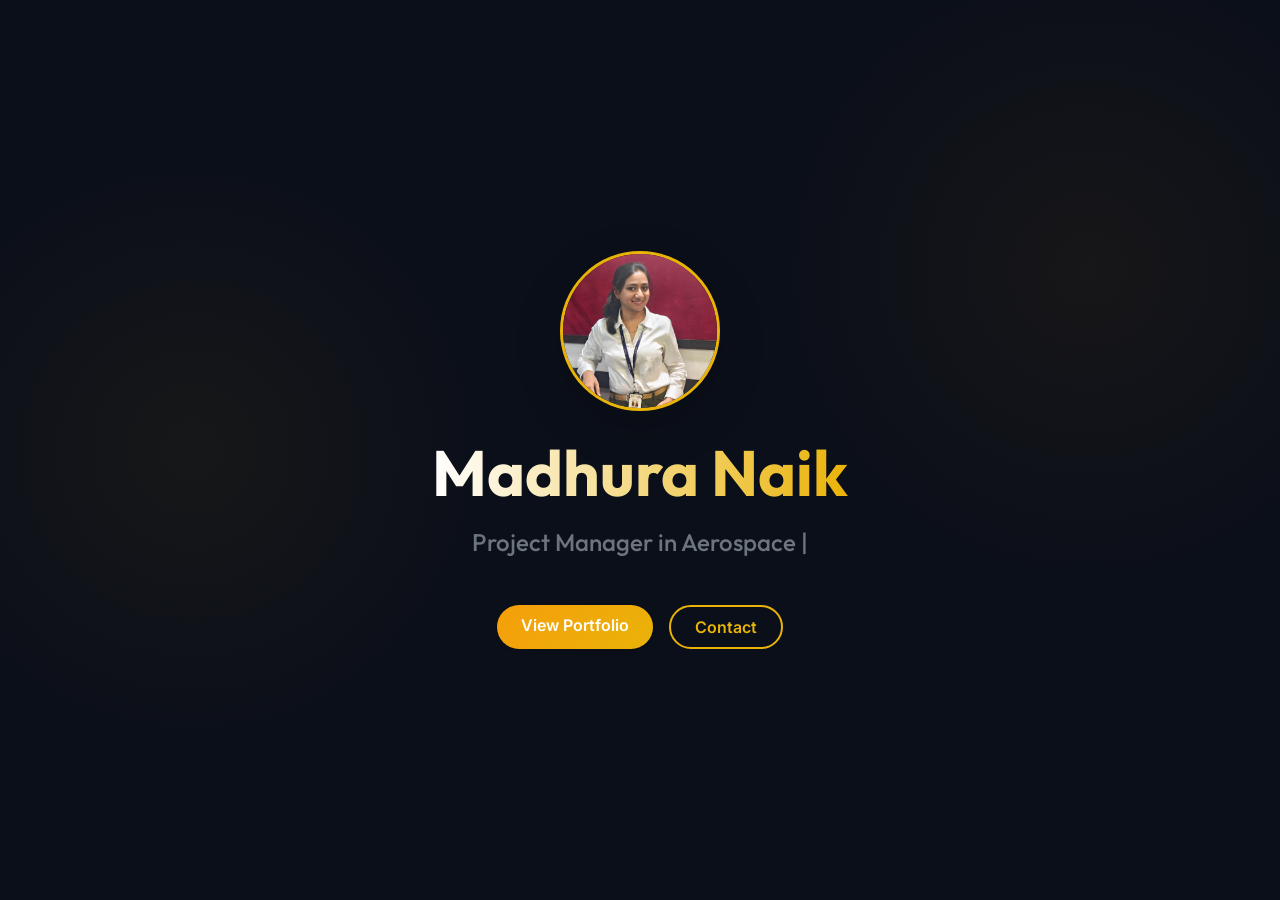
<file: index.html>
<!DOCTYPE html>
<html lang="en">
<head>
    <meta charset="UTF-8">
    <meta name="viewport" content="width=device-width, initial-scale=1.0">
    <title>Madhura Naik</title>
    <meta name="description" content="Portfolio of Madhura Naik, Project Manager in Aerospace and Defence Manufacturing.">
    <!-- Bootstrap CSS -->
    <link href="https://cdn.jsdelivr.net/npm/bootstrap@5.3.3/dist/css/bootstrap.min.css" rel="stylesheet" crossorigin="anonymous">
    <link rel="stylesheet" href="static/css/style.css">
    <link rel="preconnect" href="https://fonts.googleapis.com">
    <link rel="preconnect" href="https://fonts.gstatic.com" crossorigin>
    <link href="https://fonts.googleapis.com/css2?family=Inter:wght@300;400;500;600;700;800&family=Outfit:wght@400;600;700&display=swap" rel="stylesheet">
</head>
<body class="landing-body d-flex flex-column justify-content-center align-items-center vh-100 overflow-hidden text-center text-light">
    <main class="landing-container px-3">
        <div class="mb-4">
            <img src="static/images/madhura.jpg" alt="Madhura Naik" class="rounded-circle border border-3 border-warning shadow-lg" style="width: 160px; height: 160px; object-fit: cover; transition: transform 0.3s;" onmouseover="this.style.transform='scale(1.05)'" onmouseout="this.style.transform='scale(1)'">
        </div>
        <h1 class="landing-title display-3 fw-bold mb-3">Madhura Naik</h1>
        <h2 class="landing-subtitle fs-4 text-secondary mb-5"><span id="typed-output"></span></h2>
        
        <div class="landing-nav d-flex gap-3 justify-content-center flex-wrap">
            <a href="portfolio.html" class="nav-btn btn btn-primary rounded-pill px-4 py-2 fw-semibold border-0 shadow-sm custom-btn-primary">View Portfolio</a>
            <a href="contact.html" class="nav-btn btn btn-outline-primary rounded-pill px-4 py-2 fw-semibold custom-btn-outline">Contact</a>
        </div>
    </main>

    <!-- Bootstrap JS -->
    <script src="https://cdn.jsdelivr.net/npm/bootstrap@5.3.3/dist/js/bootstrap.bundle.min.js" crossorigin="anonymous"></script>
    <!-- Typed.js -->
    <script src="static/js/typed.js"></script>
    <script src="static/js/script.js"></script>
</body>
</html>
</file>
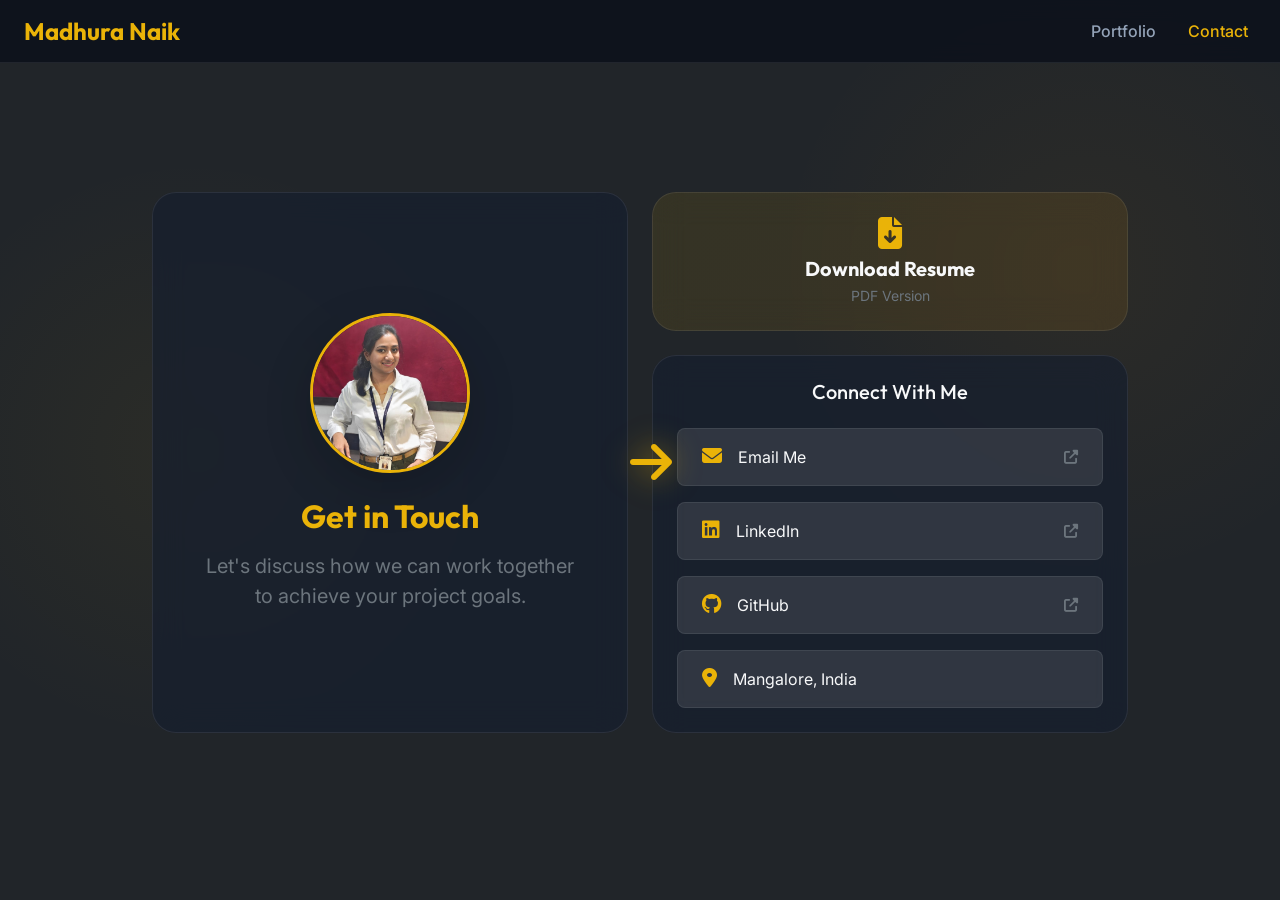
<file: contact.html>
<!DOCTYPE html>
<html lang="en">
<head>
    <meta charset="UTF-8">
    <meta name="viewport" content="width=device-width, initial-scale=1.0">
    <title>Contact - Madhura Naik</title>
    <!-- Bootstrap CSS -->
    <link href="https://cdn.jsdelivr.net/npm/bootstrap@5.3.3/dist/css/bootstrap.min.css" rel="stylesheet" crossorigin="anonymous">
    <link rel="stylesheet" href="static/css/style.css">
    <link rel="preconnect" href="https://fonts.googleapis.com">
    <link rel="preconnect" href="https://fonts.gstatic.com" crossorigin>
    <link href="https://fonts.googleapis.com/css2?family=Inter:wght@300;400;500;600;700;800&family=Outfit:wght@400;600;700&display=swap" rel="stylesheet">
    <link rel="stylesheet" href="https://cdnjs.cloudflare.com/ajax/libs/font-awesome/6.4.0/css/all.min.css">
</head>
<body class="page-body bg-dark text-light d-flex flex-column min-vh-100">

    <!-- Bootstrap Navbar -->
    <nav class="navbar navbar-expand-lg fixed-top custom-navbar" data-bs-theme="dark">
      <div class="container-fluid px-4">
        <a class="navbar-brand logo" href="index.html">Madhura Naik</a>
        <button class="navbar-toggler border-0" type="button" data-bs-toggle="collapse" data-bs-target="#navbarNav" aria-controls="navbarNav" aria-expanded="false" aria-label="Toggle navigation">
          <span class="navbar-toggler-icon"></span>
        </button>
        <div class="collapse navbar-collapse justify-content-end" id="navbarNav">
          <ul class="navbar-nav gap-3">
            <li class="nav-item">
              <a class="nav-link custom-nav-link" href="portfolio.html">Portfolio</a>
            </li>
            <li class="nav-item">
              <a class="nav-link active custom-nav-link" href="contact.html">Contact</a>
            </li>
          </ul>
        </div>
      </div>
    </nav>

    <main class="container flex-grow-1 d-flex align-items-center justify-content-center my-5 pt-5 pb-4">
        <div class="row g-4 justify-content-center w-100" style="max-width: 1000px;">
            
            <!-- Profile Side (Left) -->
            <div class="col-lg-6 position-relative" style="z-index: 10;">
                <div class="bento-card h-100 d-flex flex-column justify-content-center position-relative p-4 p-md-5">
                    <div class="text-center mb-4">
                        <img src="static/images/madhura.jpg" alt="Madhura Naik" class="rounded-circle border border-3 border-warning shadow-lg" style="width: 160px; height: 160px; object-fit: cover;">
                    </div>
                    <h2 class="text-primary fw-bold mb-3 text-center">Get in Touch</h2>
                    <p class="text-secondary text-center mb-0 fs-5">Let's discuss how we can work together to achieve your project goals.</p>
                    
                    <!-- Fancy Pointer (Only visible on large screens) -->
                    <div class="d-none d-lg-block position-absolute" style="right: -45px; top: 50%; transform: translateY(-50%); z-index: 10;">
                        <i class="fas fa-arrow-right text-primary" style="font-size: 3rem; filter: drop-shadow(0 0 15px rgba(234, 179, 8, 0.6)); animation: bounceRight 2s infinite;"></i>
                    </div>
                    
                    <!-- Fancy Pointer (Visible on small screens, pointing down) -->
                    <div class="d-lg-none text-center mt-4">
                        <i class="fas fa-arrow-down text-primary" style="font-size: 2.5rem; filter: drop-shadow(0 0 15px rgba(234, 179, 8, 0.6)); animation: bounceDown 2s infinite;"></i>
                    </div>
                </div>
            </div>

            <!-- Contact & Resume Side (Right) -->
            <div class="col-lg-6 d-flex flex-column gap-4">
                
                <!-- Download Resume Card (Half Size) -->
                <a href="static/docs/Madhura Naik Resume.pdf" download class="bento-card bento-resume flex-fill text-decoration-none d-flex flex-column align-items-center justify-content-center p-4 text-center transition">
                    <i class="fas fa-file-download fs-2 text-primary mb-2 resume-icon transition-transform"></i>
                    <h3 class="text-light fw-bold mb-1 fs-5">Download Resume</h3>
                    <p class="text-secondary small mb-0">PDF Version</p>
                </a>

                <!-- Contact Links Card -->
                <div class="bento-card flex-fill d-flex flex-column justify-content-center p-4">
                    <h3 class="text-light fs-5 mb-4 text-center">Connect With Me</h3>
                    <div class="d-flex flex-column gap-3">
                        <a href="mailto:madhuranaik276@gmail.com" class="badge-link text-decoration-none bg-white bg-opacity-10 text-light px-4 py-3 rounded-3 border border-secondary border-opacity-25 hover-primary transition d-flex align-items-center justify-content-between">
                            <span class="fs-6"><i class="fas fa-envelope text-primary me-3 fs-5"></i>Email Me</span>
                            <i class="fas fa-external-link-alt text-secondary small"></i>
                        </a>
                        <a href="https://www.linkedin.com/in/madhura-naik-" target="_blank" class="badge-link text-decoration-none bg-white bg-opacity-10 text-light px-4 py-3 rounded-3 border border-secondary border-opacity-25 hover-primary transition d-flex align-items-center justify-content-between">
                            <span class="fs-6"><i class="fab fa-linkedin text-primary me-3 fs-5"></i>LinkedIn</span>
                            <i class="fas fa-external-link-alt text-secondary small"></i>
                        </a>
                        <a href="https://github.com/Madhuranaik/" target="_blank" class="badge-link text-decoration-none bg-white bg-opacity-10 text-light px-4 py-3 rounded-3 border border-secondary border-opacity-25 hover-primary transition d-flex align-items-center justify-content-between">
                            <span class="fs-6"><i class="fab fa-github text-primary me-3 fs-5"></i>GitHub</span>
                            <i class="fas fa-external-link-alt text-secondary small"></i>
                        </a>
                        <div class="badge-link text-decoration-none bg-white bg-opacity-10 text-light px-4 py-3 rounded-3 border border-secondary border-opacity-25 d-flex align-items-center">
                            <span class="fs-6"><i class="fas fa-map-marker-alt text-primary me-3 fs-5"></i>Mangalore, India</span>
                        </div>
                    </div>
                </div>

            </div>
        </div>
    </main>

    <!-- Bootstrap JS -->
    <script src="https://cdn.jsdelivr.net/npm/bootstrap@5.3.3/dist/js/bootstrap.bundle.min.js" crossorigin="anonymous"></script>
    <script src="static/js/script.js"></script>
</body>
</html>
</file>
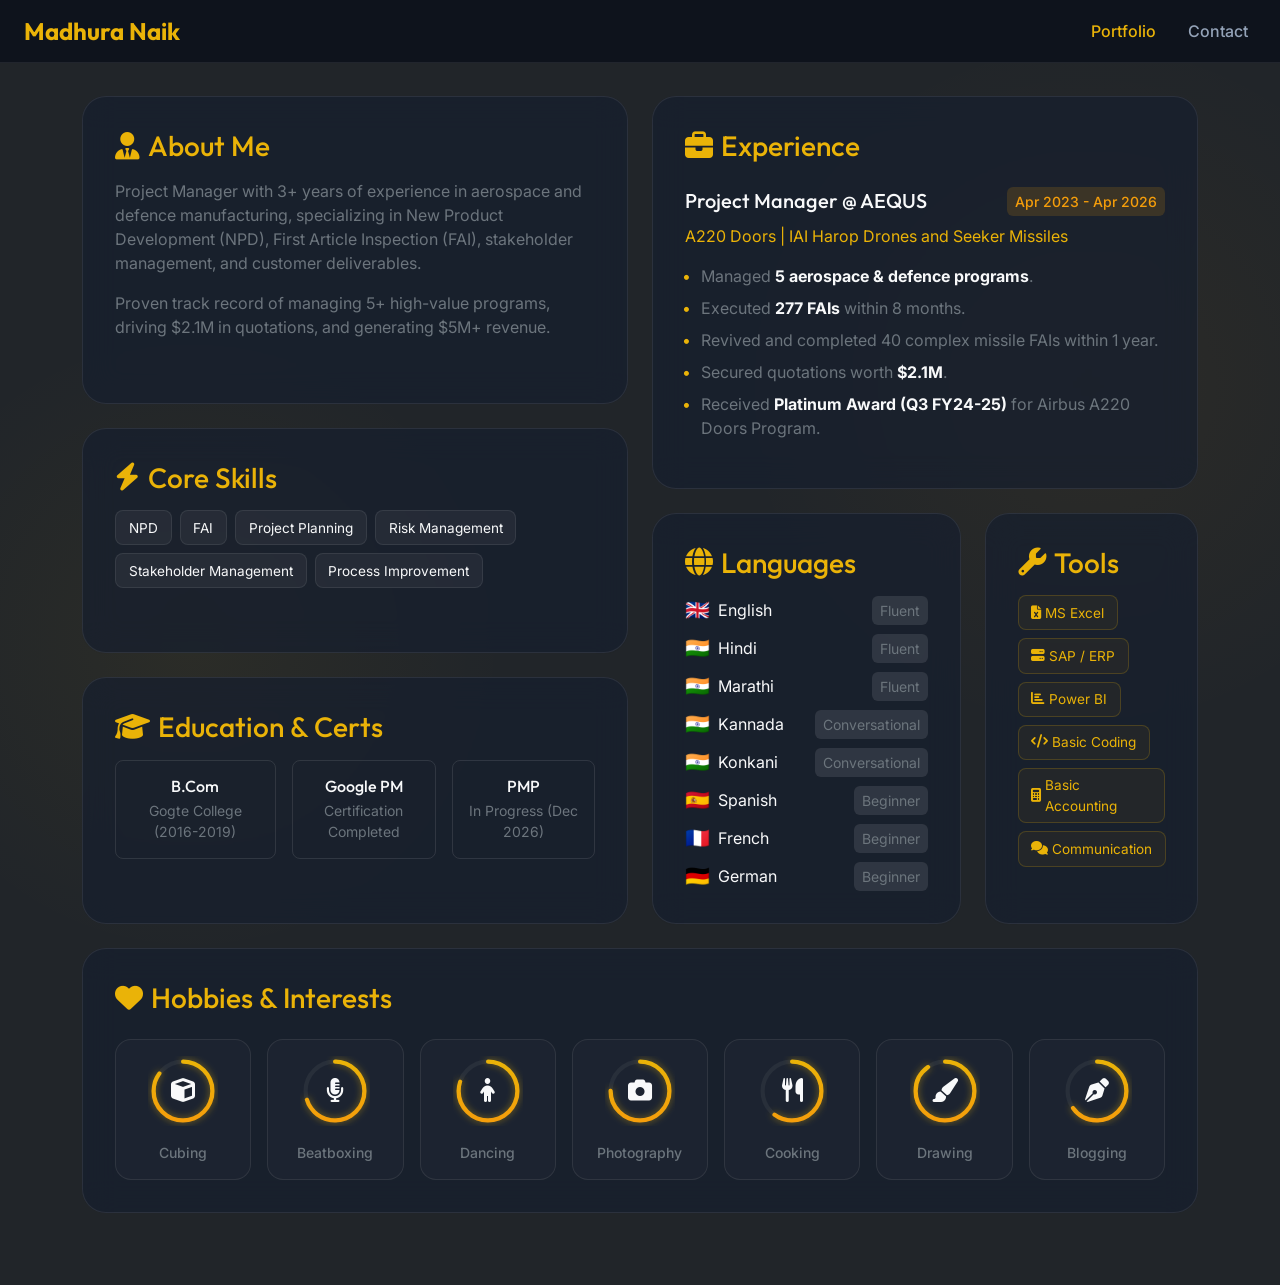
<file: portfolio.html>
<!DOCTYPE html>
<html lang="en">
<head>
    <meta charset="UTF-8">
    <meta name="viewport" content="width=device-width, initial-scale=1.0">
    <title>Portfolio - Madhura Naik</title>
    <!-- Bootstrap CSS -->
    <link href="https://cdn.jsdelivr.net/npm/bootstrap@5.3.3/dist/css/bootstrap.min.css" rel="stylesheet" crossorigin="anonymous">
    <link rel="stylesheet" href="static/css/style.css">
    <link rel="preconnect" href="https://fonts.googleapis.com">
    <link rel="preconnect" href="https://fonts.gstatic.com" crossorigin>
    <link href="https://fonts.googleapis.com/css2?family=Inter:wght@300;400;500;600;700;800&family=Outfit:wght@400;600;700&display=swap" rel="stylesheet">
    <link rel="stylesheet" href="https://cdnjs.cloudflare.com/ajax/libs/font-awesome/6.4.0/css/all.min.css">
</head>
<body class="page-body bg-dark text-light">

    <!-- Bootstrap Navbar -->
    <nav class="navbar navbar-expand-lg fixed-top custom-navbar" data-bs-theme="dark">
      <div class="container-fluid px-4">
        <a class="navbar-brand logo" href="index.html">Madhura Naik</a>
        <button class="navbar-toggler border-0" type="button" data-bs-toggle="collapse" data-bs-target="#navbarNav" aria-controls="navbarNav" aria-expanded="false" aria-label="Toggle navigation">
          <span class="navbar-toggler-icon"></span>
        </button>
        <div class="collapse navbar-collapse justify-content-end" id="navbarNav">
          <ul class="navbar-nav gap-3">
            <li class="nav-item">
              <a class="nav-link active custom-nav-link" href="portfolio.html">Portfolio</a>
            </li>
            <li class="nav-item">
              <a class="nav-link custom-nav-link" href="contact.html">Contact</a>
            </li>
          </ul>
        </div>
      </div>
    </nav>

    <main class="container my-5 pt-5 pb-4">
        <!-- SVG definition for gradient used in circular metrics -->
        <svg style="width:0;height:0;position:absolute;" aria-hidden="true" focusable="false">
            <linearGradient id="circle-gradient" x1="0%" y1="0%" x2="100%" y2="0%">
            <stop offset="0%" stop-color="var(--accent)" />
            <stop offset="100%" stop-color="var(--primary)" />
            </linearGradient>
        </svg>

        <div class="row g-4">
            <!-- Left Column -->
            <div class="col-lg-6 d-flex flex-column gap-4">
                
                <!-- Summary Card -->
                <div class="bento-card flex-fill">
                    <h3 class="d-flex align-items-center gap-2 mb-3"><i class="fas fa-user-tie"></i> About Me</h3>
                    <p class="text-secondary mb-3">Project Manager with 3+ years of experience in aerospace and defence manufacturing, specializing in New Product Development (NPD), First Article Inspection (FAI), stakeholder management, and customer deliverables.</p>
                    <p class="text-secondary mb-0">Proven track record of managing 5+ high-value programs, driving $2.1M in quotations, and generating $5M+ revenue.</p>
                </div>

                <!-- Skills Card -->
                <div class="bento-card flex-fill">
                    <h3 class="d-flex align-items-center gap-2 mb-3"><i class="fas fa-bolt"></i> Core Skills</h3>
                    <div class="d-flex flex-wrap gap-2">
                        <span class="tag">NPD</span>
                        <span class="tag">FAI</span>
                        <span class="tag">Project Planning</span>
                        <span class="tag">Risk Management</span>
                        <span class="tag">Stakeholder Management</span>
                        <span class="tag">Process Improvement</span>
                    </div>
                </div>

                <!-- Education Card -->
                <div class="bento-card flex-fill">
                    <h3 class="d-flex align-items-center gap-2 mb-3"><i class="fas fa-graduation-cap"></i> Education & Certs</h3>
                    <div class="d-flex flex-column flex-sm-row justify-content-between gap-3 text-center">
                        <div class="edu-item p-3 rounded-3 flex-fill border border-light border-opacity-10">
                            <h4 class="fs-6 mb-1 text-light">B.Com</h4>
                            <p class="small text-secondary mb-0">Gogte College (2016-2019)</p>
                        </div>
                        <div class="edu-item p-3 rounded-3 flex-fill border border-light border-opacity-10">
                            <h4 class="fs-6 mb-1 text-light">Google PM</h4>
                            <p class="small text-secondary mb-0">Certification Completed</p>
                        </div>
                        <div class="edu-item p-3 rounded-3 flex-fill border border-light border-opacity-10">
                            <h4 class="fs-6 mb-1 text-light">PMP</h4>
                            <p class="small text-secondary mb-0">In Progress (Dec 2026)</p>
                        </div>
                    </div>
                </div>

            </div>

            <!-- Right Column -->
            <div class="col-lg-6">
                <div class="row g-4 h-100">
                    
                    <!-- Experience Card -->
                    <div class="col-12">
                        <div class="bento-card h-100">
                            <h3 class="d-flex align-items-center gap-2 mb-4"><i class="fas fa-briefcase"></i> Experience</h3>
                            <div class="exp-item">
                                <div class="d-flex justify-content-between align-items-center flex-wrap gap-2 mb-2">
                                    <h4 class="fs-5 mb-0 text-light">Project Manager @ AEQUS</h4>
                                    <span class="exp-date small rounded-2 px-2 py-1 fw-medium">Apr 2023 - Apr 2026</span>
                                </div>
                                <p class="exp-subtitle text-primary mb-3">A220 Doors | IAI Harop Drones and Seeker Missiles</p>
                                <ul class="exp-list ps-3 text-secondary">
                                    <li class="mb-2">Managed <strong class="text-light">5 aerospace & defence programs</strong>.</li>
                                    <li class="mb-2">Executed <strong class="text-light">277 FAIs</strong> within 8 months.</li>
                                    <li class="mb-2">Revived and completed 40 complex missile FAIs within 1 year.</li>
                                    <li class="mb-2">Secured quotations worth <strong class="text-light">$2.1M</strong>.</li>
                                    <li class="mb-0">Received <strong class="text-light">Platinum Award (Q3 FY24-25)</strong> for Airbus A220 Doors Program.</li>
                                </ul>
                            </div>
                        </div>
                    </div>

                    <!-- Languages Card -->
                    <div class="col-md-7">
                        <div class="bento-card h-100">
                            <h3 class="d-flex align-items-center gap-2 mb-3"><i class="fas fa-globe"></i> Languages</h3>
                            <ul class="list-unstyled d-flex flex-column gap-2 mb-0">
                                <li class="d-flex align-items-center"><span class="fs-5 me-2">🇬🇧</span> English <span class="ms-auto small bg-white bg-opacity-10 px-2 py-1 rounded text-secondary">Fluent</span></li>
                                <li class="d-flex align-items-center"><span class="fs-5 me-2">🇮🇳</span> Hindi <span class="ms-auto small bg-white bg-opacity-10 px-2 py-1 rounded text-secondary">Fluent</span></li>
                                <li class="d-flex align-items-center"><span class="fs-5 me-2">🇮🇳</span> Marathi <span class="ms-auto small bg-white bg-opacity-10 px-2 py-1 rounded text-secondary">Fluent</span></li>
                                <li class="d-flex align-items-center"><span class="fs-5 me-2">🇮🇳</span> Kannada <span class="ms-auto small bg-white bg-opacity-10 px-2 py-1 rounded text-secondary">Conversational</span></li>
                                <li class="d-flex align-items-center"><span class="fs-5 me-2">🇮🇳</span> Konkani <span class="ms-auto small bg-white bg-opacity-10 px-2 py-1 rounded text-secondary">Conversational</span></li>
                                <li class="d-flex align-items-center"><span class="fs-5 me-2">🇪🇸</span> Spanish <span class="ms-auto small bg-white bg-opacity-10 px-2 py-1 rounded text-secondary">Beginner</span></li>
                                <li class="d-flex align-items-center"><span class="fs-5 me-2">🇫🇷</span> French <span class="ms-auto small bg-white bg-opacity-10 px-2 py-1 rounded text-secondary">Beginner</span></li>
                                <li class="d-flex align-items-center"><span class="fs-5 me-2">🇩🇪</span> German <span class="ms-auto small bg-white bg-opacity-10 px-2 py-1 rounded text-secondary">Beginner</span></li>
                            </ul>
                        </div>
                    </div>

                    <!-- Tools Card -->
                    <div class="col-md-5">
                        <div class="bento-card h-100">
                            <h3 class="d-flex align-items-center gap-2 mb-3"><i class="fas fa-wrench"></i> Tools</h3>
                            <div class="d-flex flex-wrap gap-2">
                                <span class="tag tool-tag d-flex align-items-center gap-1"><i class="fas fa-file-excel"></i> MS Excel</span>
                                <span class="tag tool-tag d-flex align-items-center gap-1"><i class="fas fa-server"></i> SAP / ERP</span>
                                <span class="tag tool-tag d-flex align-items-center gap-1"><i class="fas fa-chart-bar"></i> Power BI</span>
                                <span class="tag tool-tag d-flex align-items-center gap-1"><i class="fas fa-code"></i> Basic Coding</span>
                                <span class="tag tool-tag d-flex align-items-center gap-1"><i class="fas fa-calculator"></i> Basic Accounting</span>
                                <span class="tag tool-tag d-flex align-items-center gap-1"><i class="fas fa-comments"></i> Communication</span>
                            </div>
                        </div>
                    </div>

                </div>
            </div>
            
            <!-- Full Width Hobbies Row -->
            <div class="col-12">
                <div class="bento-card-static">
                    <h3 class="d-flex align-items-center gap-2 mb-4"><i class="fas fa-heart"></i> Hobbies & Interests</h3>
                    
                    <div class="d-grid gap-3 justify-content-center text-center w-100" style="grid-template-columns: repeat(auto-fit, minmax(100px, 1fr));">
                        <!-- Cubing -->
                        <div class="hobby-card p-3 rounded-4 d-flex flex-column align-items-center border border-light border-opacity-10">
                            <div class="circular-progress mb-3">
                                <svg viewBox="0 0 100 100">
                                    <circle class="bg" cx="50" cy="50" r="42"></circle>
                                    <circle class="meter" cx="50" cy="50" r="42" style="--percent: 85;"></circle>
                                </svg>
                                <div class="icon text-light fs-4 position-absolute top-50 start-50 translate-middle"><i class="fas fa-cube"></i></div>
                            </div>
                            <span class="hobby-title text-secondary fw-medium small">Cubing</span>
                        </div>
                        <!-- Beatboxing -->
                        <div class="hobby-card p-3 rounded-4 d-flex flex-column align-items-center border border-light border-opacity-10">
                            <div class="circular-progress mb-3">
                                <svg viewBox="0 0 100 100">
                                    <circle class="bg" cx="50" cy="50" r="42"></circle>
                                    <circle class="meter" cx="50" cy="50" r="42" style="--percent: 70;"></circle>
                                </svg>
                                <div class="icon text-light fs-4 position-absolute top-50 start-50 translate-middle"><i class="fas fa-microphone-alt"></i></div>
                            </div>
                            <span class="hobby-title text-secondary fw-medium small">Beatboxing</span>
                        </div>
                        <!-- Dancing -->
                        <div class="hobby-card p-3 rounded-4 d-flex flex-column align-items-center border border-light border-opacity-10">
                            <div class="circular-progress mb-3">
                                <svg viewBox="0 0 100 100">
                                    <circle class="bg" cx="50" cy="50" r="42"></circle>
                                    <circle class="meter" cx="50" cy="50" r="42" style="--percent: 80;"></circle>
                                </svg>
                                <div class="icon text-light fs-4 position-absolute top-50 start-50 translate-middle"><i class="fas fa-child"></i></div>
                            </div>
                            <span class="hobby-title text-secondary fw-medium small">Dancing</span>
                        </div>
                        <!-- Photography -->
                        <div class="hobby-card p-3 rounded-4 d-flex flex-column align-items-center border border-light border-opacity-10">
                            <div class="circular-progress mb-3">
                                <svg viewBox="0 0 100 100">
                                    <circle class="bg" cx="50" cy="50" r="42"></circle>
                                    <circle class="meter" cx="50" cy="50" r="42" style="--percent: 75;"></circle>
                                </svg>
                                <div class="icon text-light fs-4 position-absolute top-50 start-50 translate-middle"><i class="fas fa-camera"></i></div>
                            </div>
                            <span class="hobby-title text-secondary fw-medium small">Photography</span>
                        </div>
                        <!-- Cooking -->
                        <div class="hobby-card p-3 rounded-4 d-flex flex-column align-items-center border border-light border-opacity-10">
                            <div class="circular-progress mb-3">
                                <svg viewBox="0 0 100 100">
                                    <circle class="bg" cx="50" cy="50" r="42"></circle>
                                    <circle class="meter" cx="50" cy="50" r="42" style="--percent: 60;"></circle>
                                </svg>
                                <div class="icon text-light fs-4 position-absolute top-50 start-50 translate-middle"><i class="fas fa-utensils"></i></div>
                            </div>
                            <span class="hobby-title text-secondary fw-medium small">Cooking</span>
                        </div>
                        <!-- Drawing -->
                        <div class="hobby-card p-3 rounded-4 d-flex flex-column align-items-center border border-light border-opacity-10">
                            <div class="circular-progress mb-3">
                                <svg viewBox="0 0 100 100">
                                    <circle class="bg" cx="50" cy="50" r="42"></circle>
                                    <circle class="meter" cx="50" cy="50" r="42" style="--percent: 90;"></circle>
                                </svg>
                                <div class="icon text-light fs-4 position-absolute top-50 start-50 translate-middle"><i class="fas fa-paint-brush"></i></div>
                            </div>
                            <span class="hobby-title text-secondary fw-medium small">Drawing</span>
                        </div>
                        <!-- Blogging -->
                        <div class="hobby-card p-3 rounded-4 d-flex flex-column align-items-center border border-light border-opacity-10">
                            <div class="circular-progress mb-3">
                                <svg viewBox="0 0 100 100">
                                    <circle class="bg" cx="50" cy="50" r="42"></circle>
                                    <circle class="meter" cx="50" cy="50" r="42" style="--percent: 65;"></circle>
                                </svg>
                                <div class="icon text-light fs-4 position-absolute top-50 start-50 translate-middle"><i class="fas fa-pen-nib"></i></div>
                            </div>
                            <span class="hobby-title text-secondary fw-medium small">Blogging</span>
                        </div>
                    </div>
                </div>
            </div>
            
        </div>
    </main>

    <!-- Bootstrap JS -->
    <script src="https://cdn.jsdelivr.net/npm/bootstrap@5.3.3/dist/js/bootstrap.bundle.min.js" crossorigin="anonymous"></script>
    <script src="static/js/script.js"></script>
</body>
</html>
</file>
<file: static/css/style.css>
:root {
    --bg-color: #0b0f19;
    --card-bg: rgba(22, 30, 46, 0.7);
    --card-border: rgba(255, 255, 255, 0.08);
    --card-hover: rgba(255, 255, 255, 0.12);
    --primary: #eab308; /* Yellow 500 */
    --accent: #f59e0b; /* Amber 500 */
    --transition: all 0.3s cubic-bezier(0.4, 0, 0.2, 1);
}

body {
    background-color: var(--bg-color) !important;
    background-image: 
        radial-gradient(circle at 15% 50%, rgba(234, 179, 8, 0.05), transparent 25%),
        radial-gradient(circle at 85% 30%, rgba(245, 158, 11, 0.05), transparent 25%);
    font-family: 'Inter', sans-serif;
}

h1, h2, h3, h4, h5, h6 {
    font-family: 'Outfit', sans-serif;
    color: var(--primary);
}

/* Custom Overrides & Additions */
.text-primary { color: var(--primary) !important; }
.bg-primary { background-color: var(--primary) !important; }
.btn-primary { background-color: var(--primary); border-color: var(--primary); color: #000; }
.btn-primary:hover { background-color: var(--accent); border-color: var(--accent); color: #000; }
.btn-outline-primary { color: var(--primary); border-color: var(--primary); }
.btn-outline-primary:hover { background-color: var(--primary); color: #000; border-color: var(--primary); }
.border-warning { border-color: var(--primary) !important; }

/* Bento Cards */
.bento-card, .bento-card-static {
    background: var(--card-bg);
    border: 1px solid var(--card-border);
    border-radius: 24px;
    padding: 2rem;
    backdrop-filter: blur(16px);
    -webkit-backdrop-filter: blur(16px);
}
.bento-card {
    transition: var(--transition);
}
.bento-card:hover {
    transform: translateY(-5px);
    border-color: var(--card-hover);
    box-shadow: 0 10px 40px rgba(0, 0, 0, 0.2);
}
.bento-card h3 i {
    color: var(--primary);
}

/* Navbar */
.custom-navbar {
    background: rgba(11, 15, 25, 0.8) !important;
    backdrop-filter: blur(10px);
    border-bottom: 1px solid var(--card-border);
}
.logo {
    font-family: 'Outfit', sans-serif;
    font-size: 1.5rem;
    font-weight: 700;
    color: var(--primary) !important;
}
.custom-nav-link {
    color: #94a3b8 !important;
    transition: var(--transition);
    font-weight: 500;
}
.custom-nav-link:hover, .custom-nav-link.active {
    color: var(--primary) !important;
}

/* Specifics */
.tag {
    background: rgba(255, 255, 255, 0.05);
    padding: 0.4rem 0.8rem;
    border-radius: 8px;
    font-size: 0.85rem;
    border: 1px solid var(--card-border);
}
.tool-tag {
    background: rgba(234, 179, 8, 0.05);
    border-color: rgba(234, 179, 8, 0.2);
    color: var(--primary);
}
.exp-date {
    background: rgba(245, 158, 11, 0.15);
    color: var(--accent);
}
.exp-list li {
    position: relative;
    list-style: none;
}
.exp-list li::before {
    content: "•";
    color: var(--primary);
    position: absolute;
    left: -1.2rem;
    top: 0;
}

/* Resume Box */
.bento-resume {
    background: linear-gradient(135deg, rgba(234, 179, 8, 0.1) 0%, rgba(245, 158, 11, 0.1) 100%);
    transition: all 0.3s;
}
.bento-resume:hover {
    background: linear-gradient(135deg, rgba(234, 179, 8, 0.2) 0%, rgba(245, 158, 11, 0.2) 100%);
    border-color: var(--primary);
}
.transition-transform { transition: transform 0.3s; }
.bento-resume:hover .resume-icon {
    transform: translateY(-5px);
}

/* Hobbies */
.hobby-card {
    background: rgba(255, 255, 255, 0.02);
    border-color: var(--card-border) !important;
}
.hobby-card:hover {
    background: rgba(234, 179, 8, 0.05);
    border-color: rgba(234, 179, 8, 0.3) !important;
}
.circular-progress {
    position: relative;
    width: 70px;
    height: 70px;
}
.circular-progress svg {
    width: 100%;
    height: 100%;
    transform: rotate(-90deg);
}
.circular-progress circle {
    fill: none;
    stroke-width: 6;
    stroke-linecap: round;
}
.circular-progress .bg {
    stroke: rgba(255, 255, 255, 0.05);
}
.circular-progress .meter {
    stroke: url(#circle-gradient);
    stroke-dasharray: 264;
    stroke-dashoffset: calc(264 - (264 * var(--percent)) / 100);
    filter: drop-shadow(0 0 5px rgba(234, 179, 8, 0.5));
}
.hobby-card:hover .icon {
    color: var(--primary) !important;
}

.transition { transition: var(--transition); }
.hover-primary:hover {
    background: rgba(234, 179, 8, 0.15) !important;
    border-color: var(--primary) !important;
    color: var(--primary) !important;
}

/* Landing Specifics */
.landing-title {
    background: linear-gradient(to right, #fff, var(--primary));
    -webkit-background-clip: text;
    -webkit-text-fill-color: transparent;
}
.custom-btn-primary {
    background: linear-gradient(135deg, var(--accent), var(--primary)) !important;
    border: none !important;
    color: #fff !important;
    transition: transform 0.3s, box-shadow 0.3s !important;
}
.custom-btn-primary:hover {
    transform: translateY(-3px);
    box-shadow: 0 10px 20px rgba(234, 179, 8, 0.3) !important;
}
.custom-btn-outline {
    color: var(--primary) !important;
    border: 2px solid var(--primary) !important;
}
.custom-btn-outline:hover {
    background: rgba(234, 179, 8, 0.1) !important;
}

/* Fancy Pointer Animations */
@keyframes bounceRight {
    0%, 20%, 50%, 80%, 100% { transform: translateX(0); }
    40% { transform: translateX(10px); }
    60% { transform: translateX(5px); }
}

@keyframes bounceDown {
    0%, 20%, 50%, 80%, 100% { transform: translateY(0); }
    40% { transform: translateY(10px); }
    60% { transform: translateY(5px); }
}
</file>
